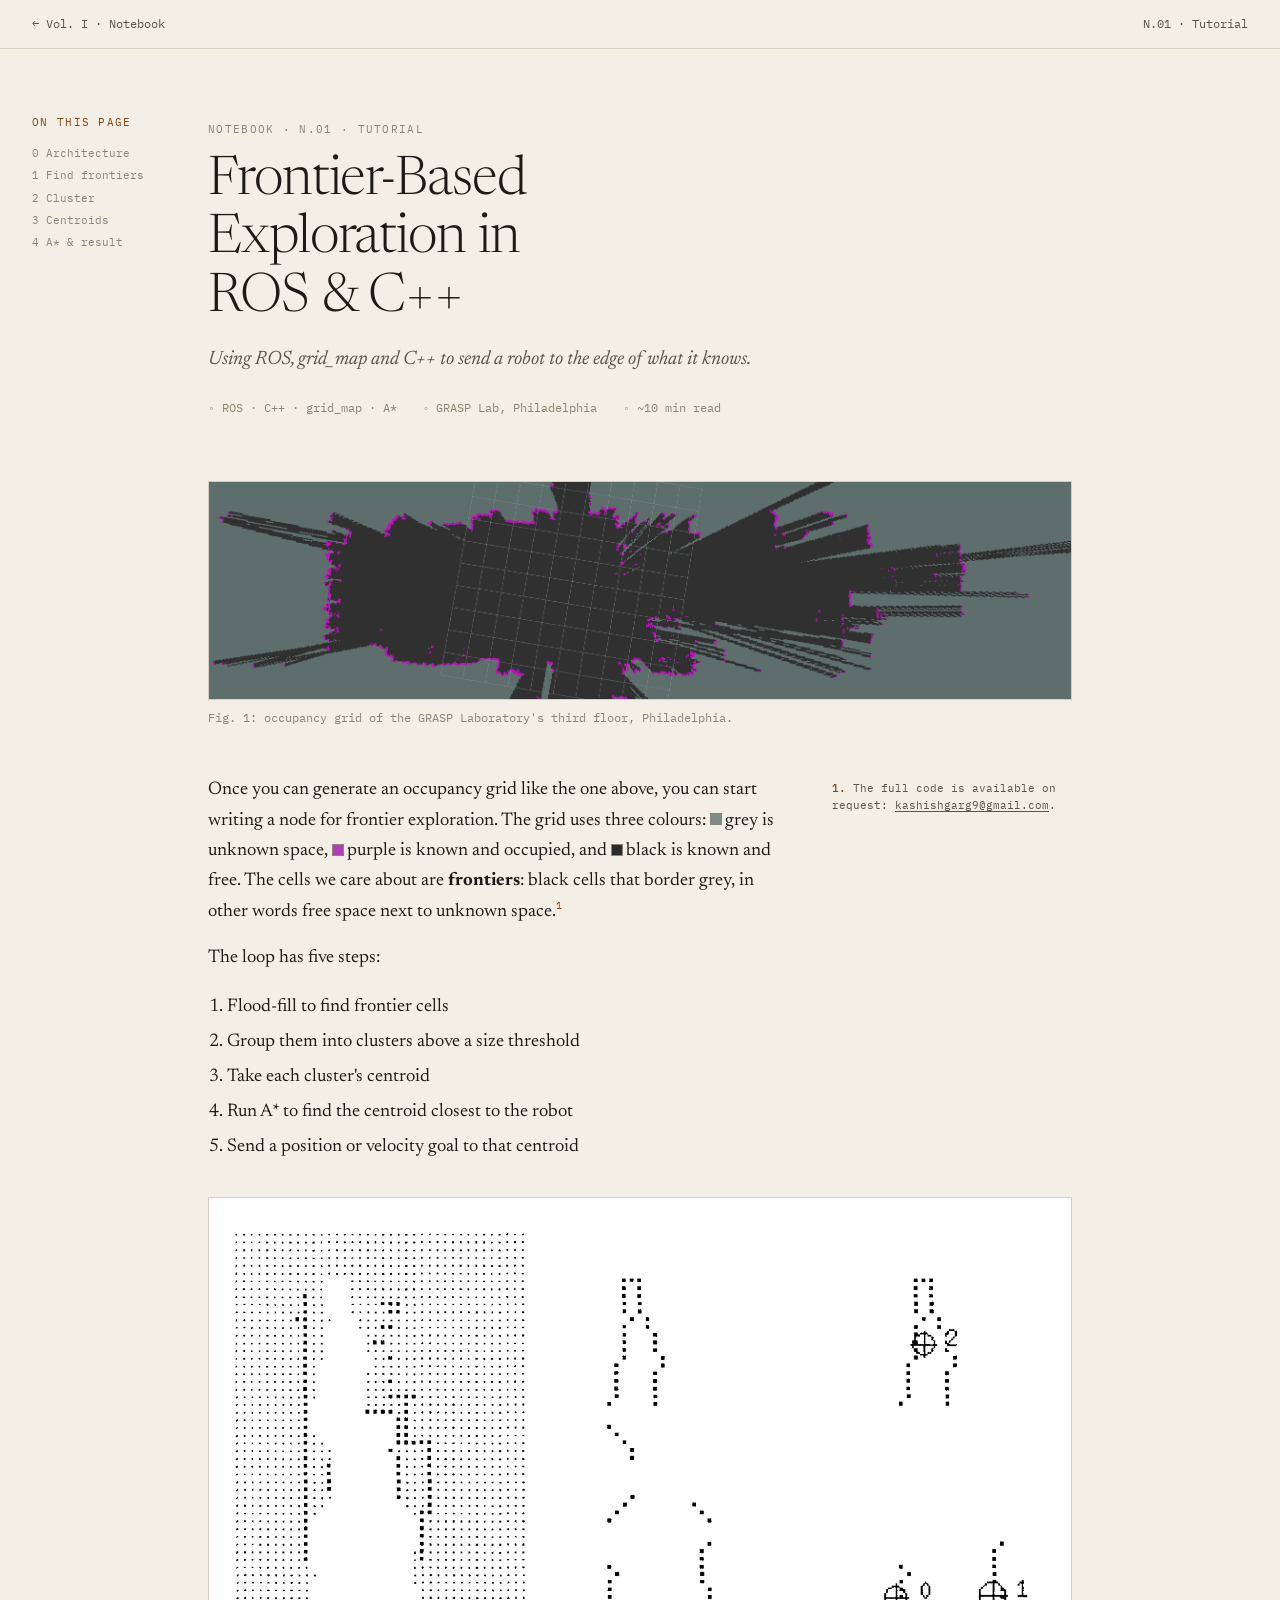
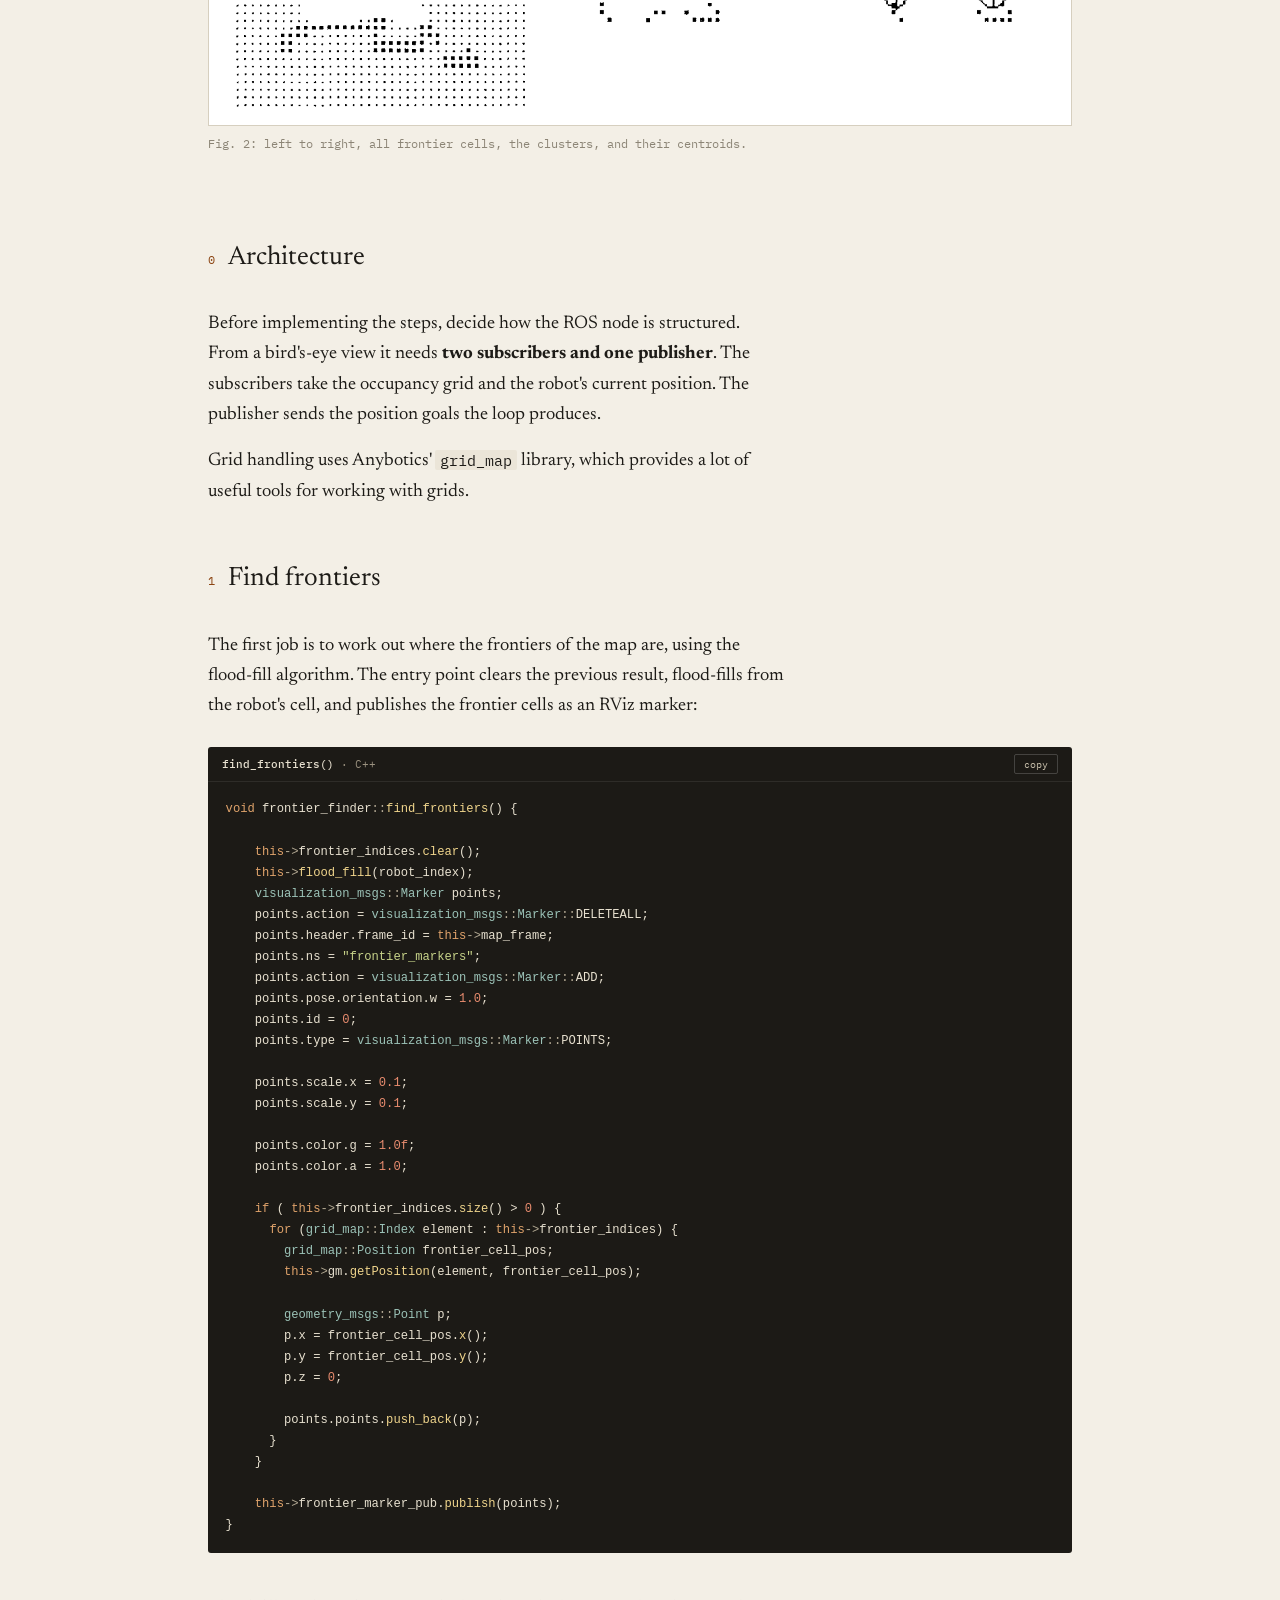
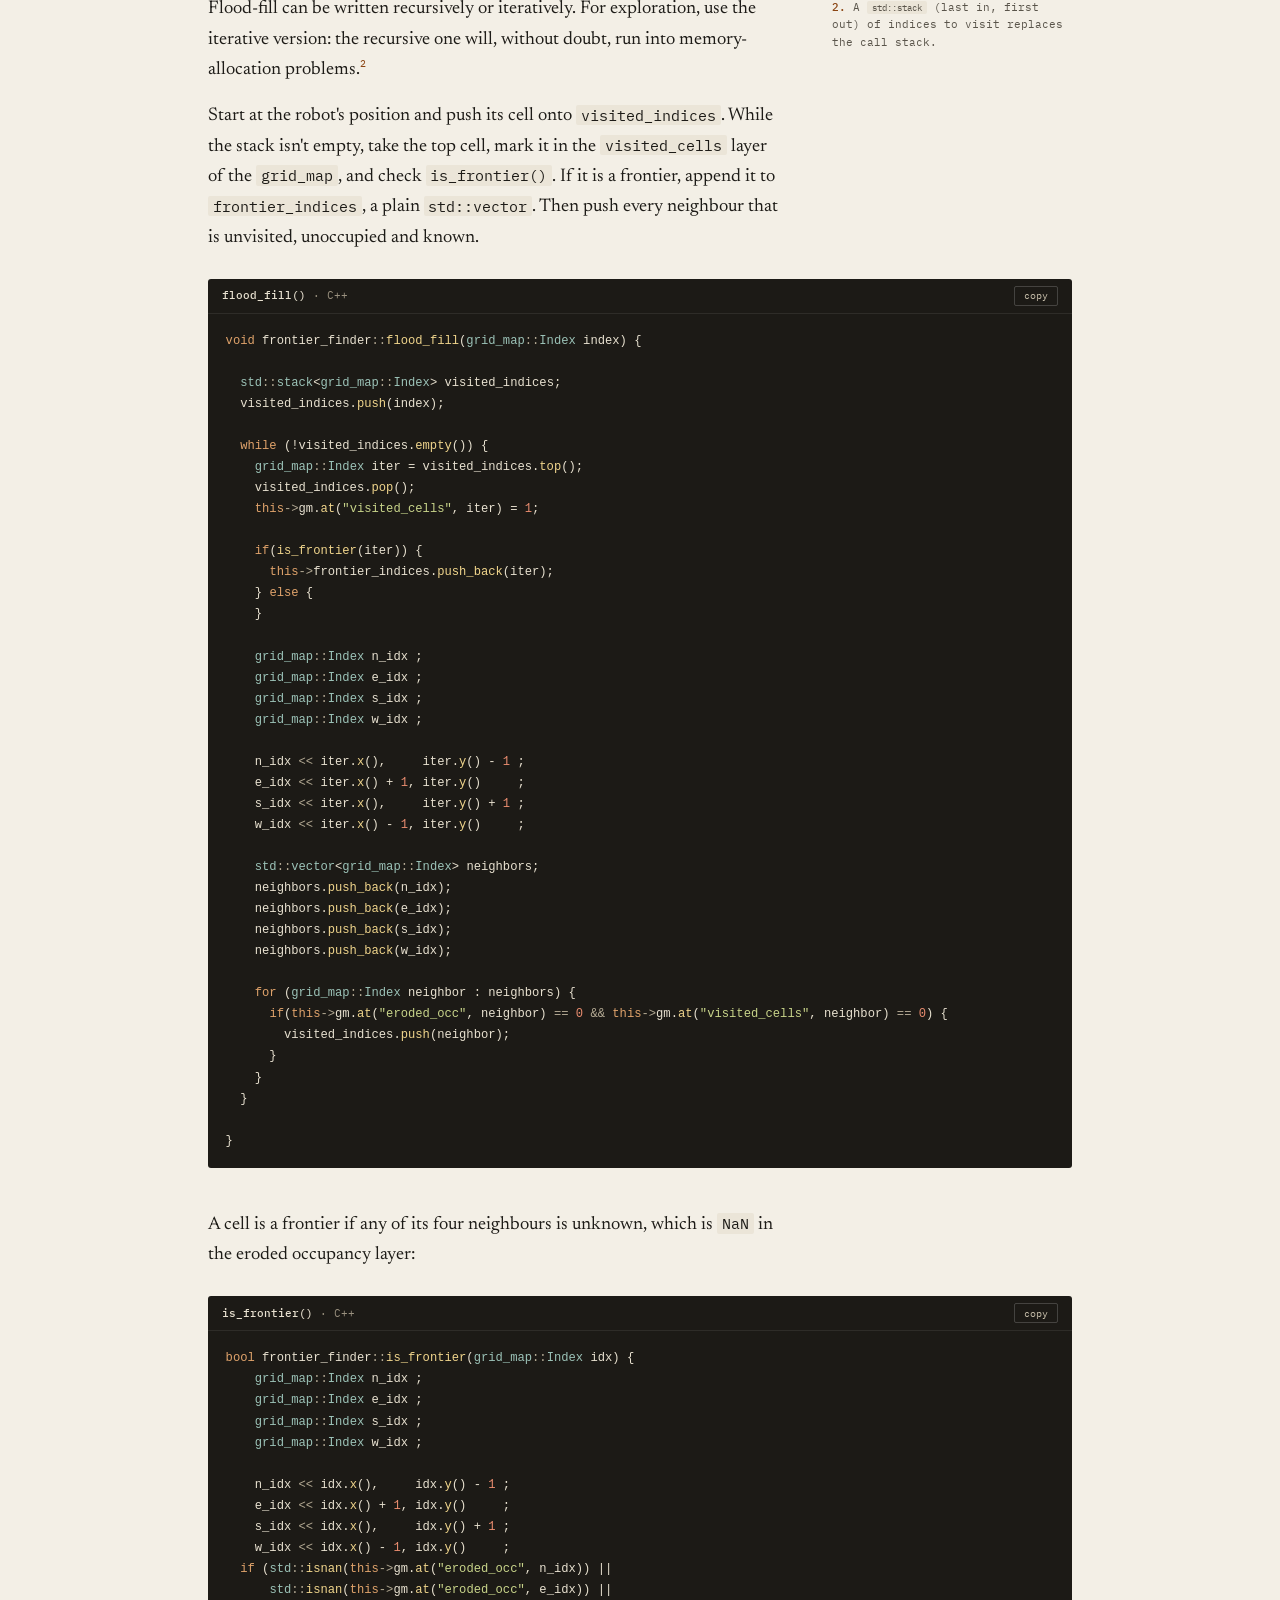
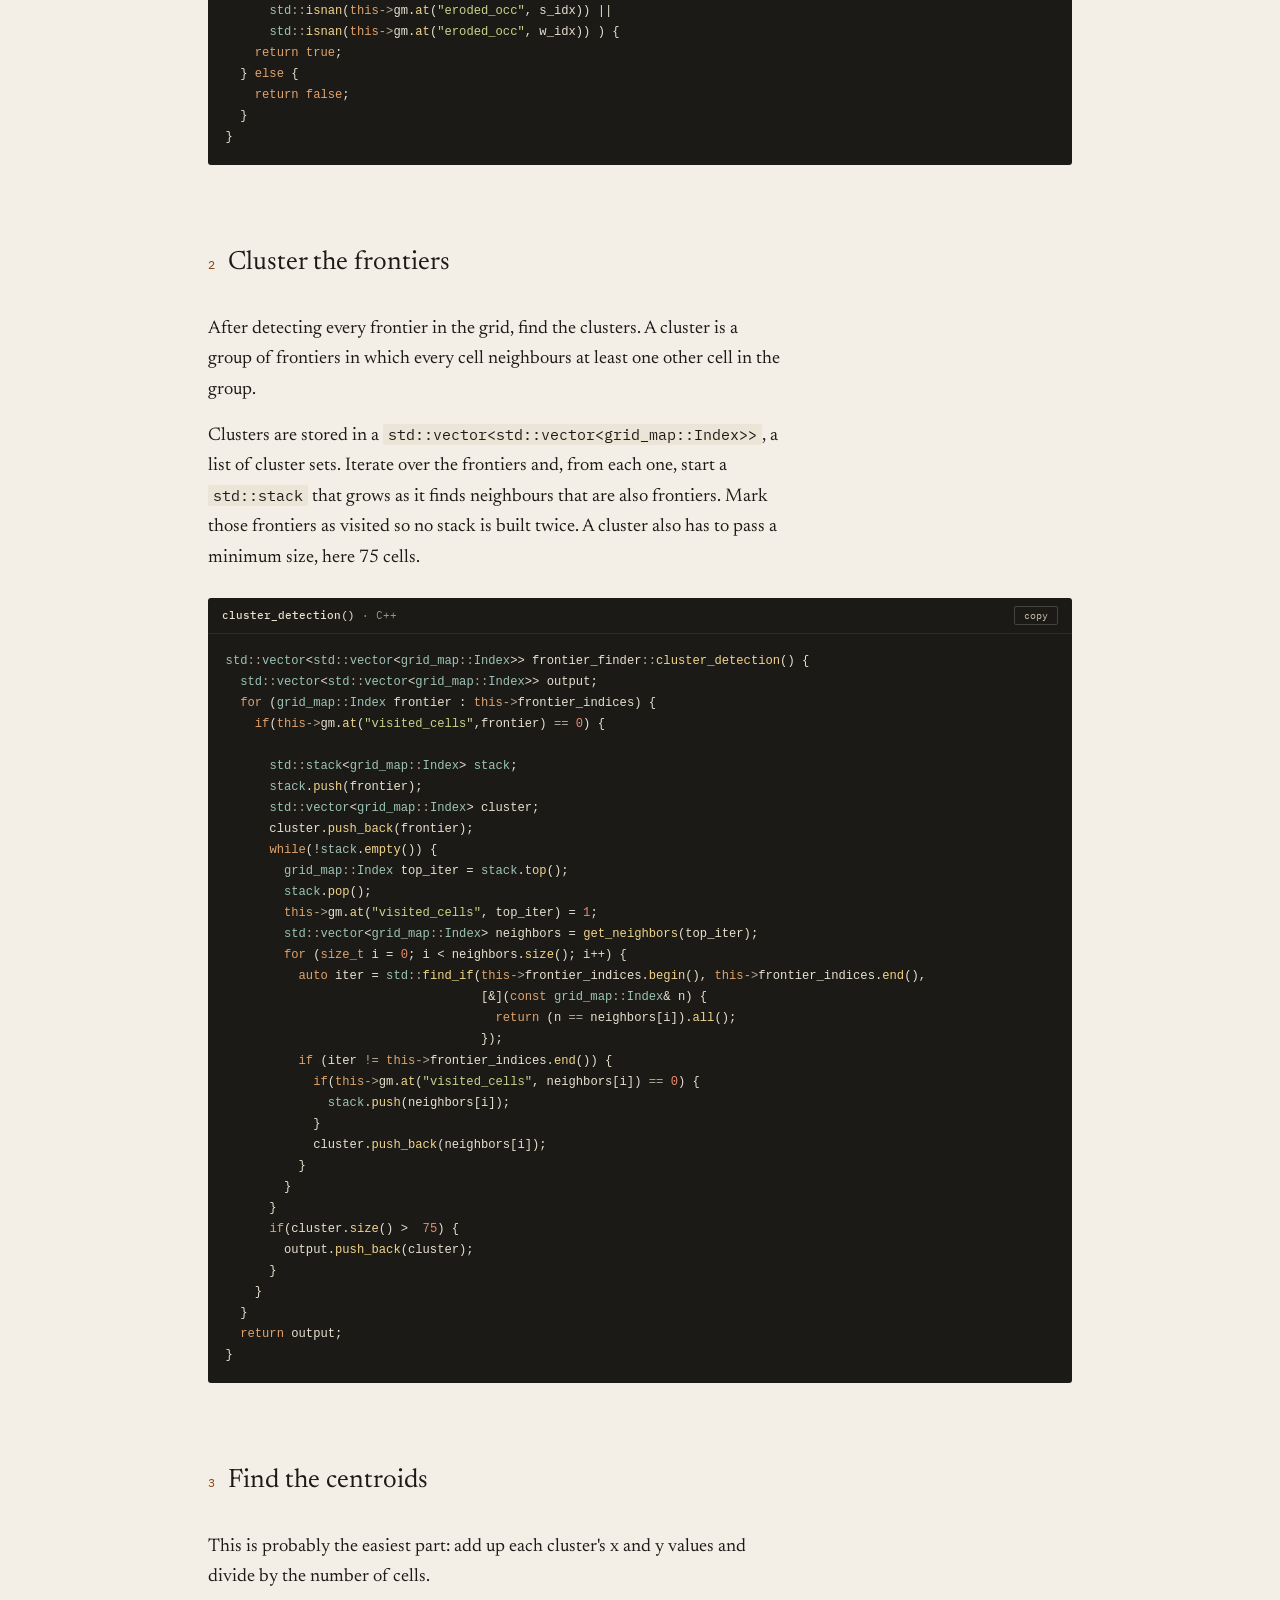
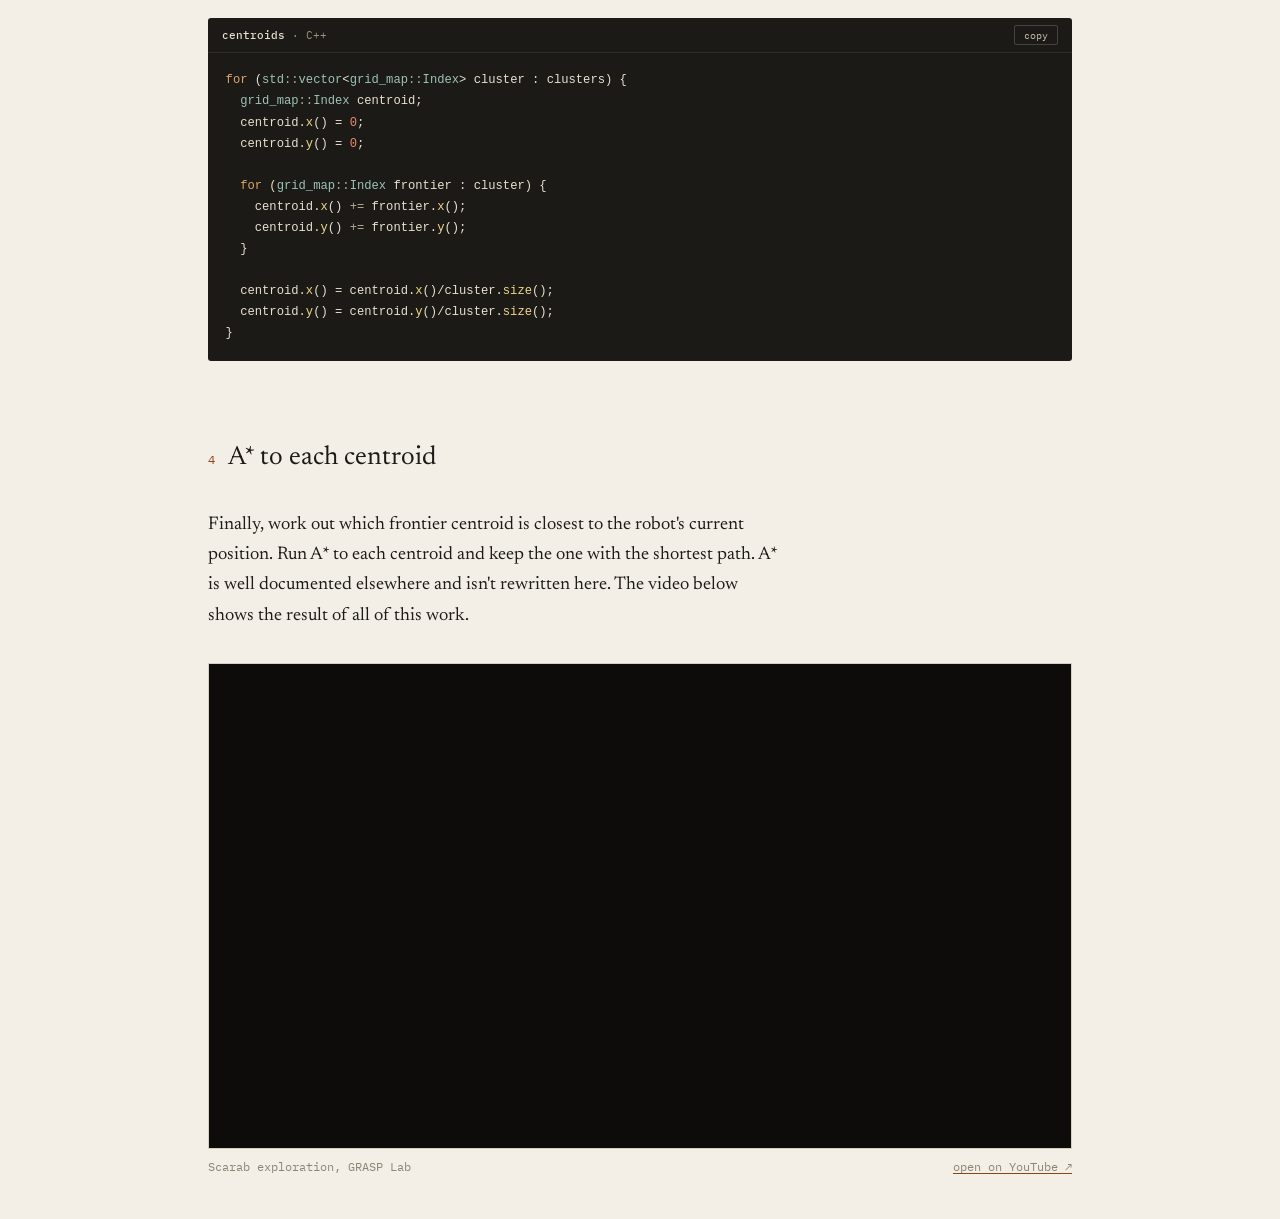
<file: notes/frontier-exploration.html>
<!doctype html>
<html lang="en">
<head>
<meta charset="utf-8">
<meta name="viewport" content="width=device-width, initial-scale=1">
<meta name="referrer" content="strict-origin-when-cross-origin">
<title>Frontier-Based Exploration in ROS &amp; C++ · Kashish Garg</title>
<meta name="description" content="Frontier-Based Exploration in ROS &amp; C++, a tutorial by Kashish Garg: flood-fill frontier detection, clustering, centroids and A* goal selection with grid_map, from the GRASP Lab.">
<meta name="author" content="Kashish Garg">
<link rel="canonical" href="https://kashishgarg.com/notes/frontier-exploration.html">
<link rel="icon" href="../logo.png" type="image/png">
<meta property="og:type" content="article">
<meta property="og:title" content="Frontier-Based Exploration in ROS &amp; C++ · Kashish Garg">
<meta property="og:url" content="https://kashishgarg.com/notes/frontier-exploration.html">
<meta property="og:image" content="https://kashishgarg.com/assets/brand/og.jpg">
<script type="application/ld+json">{"@context":"https://schema.org","@type":"TechArticle","headline":"Frontier-Based Exploration in ROS & C++","url":"https://kashishgarg.com/notes/frontier-exploration.html","author":{"@type":"Person","name":"Kashish Garg","url":"https://kashishgarg.com/"}}</script>
<link rel="preconnect" href="https://fonts.googleapis.com">
<link href="https://fonts.googleapis.com/css2?family=Newsreader:ital,opsz,wght@0,6..72,300..600;1,6..72,300..500&family=IBM+Plex+Mono:wght@400;500&display=swap" rel="stylesheet">
<link rel="stylesheet" href="note.css">
</head>
<body>
<div class="mast"><a href="../index.html#r-notebook">← Vol. I · Notebook</a><span>N.01 · Tutorial</span></div>
<nav class="toc" id="toc"><div class="cap" style="margin-bottom:.5rem;color:var(--acc)">On this page</div>
  <a href="#s0">0 Architecture</a><a href="#s1">1 Find frontiers</a><a href="#s2">2 Cluster</a><a href="#s3">3 Centroids</a><a href="#s4">4 A* &amp; result</a></nav>
<main class="page">
  <header>
    <div class="cap">Notebook · N.01 · Tutorial</div>
    <h1 style="margin-top:.8rem">Frontier-Based Exploration in <span style="white-space:nowrap">ROS &amp; C++</span></h1>
    <p class="dek">Using ROS, grid_map and C++ to send a robot to the edge of what it knows.</p>
    <div class="meta"><span class="mono">◦ ROS · C++ · grid_map · A*</span><span class="mono">◦ GRASP Lab, Philadelphia</span><span class="mono">◦ ~10 min read</span></div>
  </header>

  <figure class="wide"><img src="../assets/notes/frontier/occupancy-grid.png" alt="Occupancy grid of the GRASP Laboratory third floor">
    <figcaption class="mono"><span>Fig. 1: occupancy grid of the GRASP Laboratory's third floor, Philadelphia.</span></figcaption></figure>

  <div class="sn-wrap"><p>Once you can generate an occupancy grid like the one above, you can start writing a node for frontier exploration. The grid uses three colours: <span class="key" style="background:#7d8a86"></span>grey is unknown space, <span class="key" style="background:#b03fb8"></span>purple is known and occupied, and <span class="key" style="background:#2b2b2b"></span>black is known and free. The cells we care about are <b>frontiers</b>: black cells that border grey, in other words free space next to unknown space.<sup>1</sup></p>
    <aside class="sn"><b>1.</b> The full code is available on request: <a href="mailto:kashishgarg9@gmail.com">kashishgarg9@gmail.com</a>.</aside></div>

  <p>The loop has five steps:</p>
  <ol class="steps"><li>Flood-fill to find frontier cells</li><li>Group them into clusters above a size threshold</li><li>Take each cluster's centroid</li><li>Run A* to find the centroid closest to the robot</li><li>Send a position or velocity goal to that centroid</li></ol>

  <figure class="wide"><img src="../assets/notes/frontier/frontier-clusters.png" alt="Left to right: all frontier cells, detected clusters, and cluster centroids">
    <figcaption class="mono"><span>Fig. 2: left to right, all frontier cells, the clusters, and their centroids.</span></figcaption></figure>

  <h2 id="s0"><span class="n">0</span>Architecture</h2>
  <p>Before implementing the steps, decide how the ROS node is structured. From a bird's-eye view it needs <b>two subscribers and one publisher</b>. The subscribers take the occupancy grid and the robot's current position. The publisher sends the position goals the loop produces.</p>
  <p>Grid handling uses Anybotics' <code>grid_map</code> library, which provides a lot of useful tools for working with grids.</p>

  <h2 id="s1"><span class="n">1</span>Find frontiers</h2>
  <p>The first job is to work out where the frontiers of the map are, using the flood-fill algorithm. The entry point clears the previous result, flood-fills from the robot's cell, and publishes the frontier cells as an RViz marker:</p>
  <div class="code wide" data-name="find_frontiers()"><pre><code>void frontier_finder::find_frontiers() {

    this-&gt;frontier_indices.clear();
    this-&gt;flood_fill(robot_index);
    visualization_msgs::Marker points;
    points.action = visualization_msgs::Marker::DELETEALL;
    points.header.frame_id = this-&gt;map_frame;
    points.ns = "frontier_markers";
    points.action = visualization_msgs::Marker::ADD;
    points.pose.orientation.w = 1.0;
    points.id = 0;
    points.type = visualization_msgs::Marker::POINTS;

    points.scale.x = 0.1;
    points.scale.y = 0.1;

    points.color.g = 1.0f;
    points.color.a = 1.0;

    if ( this-&gt;frontier_indices.size() &gt; 0 ) {
      for (grid_map::Index element : this-&gt;frontier_indices) {
        grid_map::Position frontier_cell_pos;
        this-&gt;gm.getPosition(element, frontier_cell_pos);

        geometry_msgs::Point p;
        p.x = frontier_cell_pos.x();
        p.y = frontier_cell_pos.y();
        p.z = 0;

        points.points.push_back(p);
      }
    }

    this-&gt;frontier_marker_pub.publish(points);
}</code></pre></div>

  <div class="sn-wrap"><p>Flood-fill can be written recursively or iteratively. For exploration, use the iterative version: the recursive one will, without doubt, run into memory-allocation problems.<sup>2</sup></p>
    <aside class="sn"><b>2.</b> A <code>std::stack</code> (last in, first out) of indices to visit replaces the call stack.</aside></div>
  <p>Start at the robot's position and push its cell onto <code>visited_indices</code>. While the stack isn't empty, take the top cell, mark it in the <code>visited_cells</code> layer of the <code>grid_map</code>, and check <code>is_frontier()</code>. If it is a frontier, append it to <code>frontier_indices</code>, a plain <code>std::vector</code>. Then push every neighbour that is unvisited, unoccupied and known.</p>
  <div class="code wide" data-name="flood_fill()"><pre><code>void frontier_finder::flood_fill(grid_map::Index index) {

  std::stack&lt;grid_map::Index&gt; visited_indices;
  visited_indices.push(index);

  while (!visited_indices.empty()) {
    grid_map::Index iter = visited_indices.top();
    visited_indices.pop();
    this-&gt;gm.at("visited_cells", iter) = 1;

    if(is_frontier(iter)) {
      this-&gt;frontier_indices.push_back(iter);
    } else {
    }

    grid_map::Index n_idx ;
    grid_map::Index e_idx ;
    grid_map::Index s_idx ;
    grid_map::Index w_idx ;

    n_idx &lt;&lt; iter.x(),     iter.y() - 1 ;
    e_idx &lt;&lt; iter.x() + 1, iter.y()     ;
    s_idx &lt;&lt; iter.x(),     iter.y() + 1 ;
    w_idx &lt;&lt; iter.x() - 1, iter.y()     ;

    std::vector&lt;grid_map::Index&gt; neighbors;
    neighbors.push_back(n_idx);
    neighbors.push_back(e_idx);
    neighbors.push_back(s_idx);
    neighbors.push_back(w_idx);

    for (grid_map::Index neighbor : neighbors) {
      if(this-&gt;gm.at("eroded_occ", neighbor) == 0 &amp;&amp; this-&gt;gm.at("visited_cells", neighbor) == 0) {
        visited_indices.push(neighbor);
      }
    }
  }

}</code></pre></div>

  <p>A cell is a frontier if any of its four neighbours is unknown, which is <code>NaN</code> in the eroded occupancy layer:</p>
  <div class="code wide" data-name="is_frontier()"><pre><code>bool frontier_finder::is_frontier(grid_map::Index idx) {
    grid_map::Index n_idx ;
    grid_map::Index e_idx ;
    grid_map::Index s_idx ;
    grid_map::Index w_idx ;

    n_idx &lt;&lt; idx.x(),     idx.y() - 1 ;
    e_idx &lt;&lt; idx.x() + 1, idx.y()     ;
    s_idx &lt;&lt; idx.x(),     idx.y() + 1 ;
    w_idx &lt;&lt; idx.x() - 1, idx.y()     ;
  if (std::isnan(this-&gt;gm.at("eroded_occ", n_idx)) ||
      std::isnan(this-&gt;gm.at("eroded_occ", e_idx)) ||
      std::isnan(this-&gt;gm.at("eroded_occ", s_idx)) ||
      std::isnan(this-&gt;gm.at("eroded_occ", w_idx)) ) {
    return true;
  } else {
    return false;
  }
}</code></pre></div>

  <h2 id="s2"><span class="n">2</span>Cluster the frontiers</h2>
  <p>After detecting every frontier in the grid, find the clusters. A cluster is a group of frontiers in which every cell neighbours at least one other cell in the group.</p>
  <p>Clusters are stored in a <code>std::vector&lt;std::vector&lt;grid_map::Index&gt;&gt;</code>, a list of cluster sets. Iterate over the frontiers and, from each one, start a <code>std::stack</code> that grows as it finds neighbours that are also frontiers. Mark those frontiers as visited so no stack is built twice. A cluster also has to pass a minimum size, here 75 cells.</p>
  <div class="code wide" data-name="cluster_detection()"><pre><code>std::vector&lt;std::vector&lt;grid_map::Index&gt;&gt; frontier_finder::cluster_detection() {
  std::vector&lt;std::vector&lt;grid_map::Index&gt;&gt; output;
  for (grid_map::Index frontier : this-&gt;frontier_indices) {
    if(this-&gt;gm.at("visited_cells",frontier) == 0) {

      std::stack&lt;grid_map::Index&gt; stack;
      stack.push(frontier);
      std::vector&lt;grid_map::Index&gt; cluster;
      cluster.push_back(frontier);
      while(!stack.empty()) {
        grid_map::Index top_iter = stack.top();
        stack.pop();
        this-&gt;gm.at("visited_cells", top_iter) = 1;
        std::vector&lt;grid_map::Index&gt; neighbors = get_neighbors(top_iter);
        for (size_t i = 0; i &lt; neighbors.size(); i++) {
          auto iter = std::find_if(this-&gt;frontier_indices.begin(), this-&gt;frontier_indices.end(),
                                   [&amp;](const grid_map::Index&amp; n) {
                                     return (n == neighbors[i]).all();
                                   });
          if (iter != this-&gt;frontier_indices.end()) {
            if(this-&gt;gm.at("visited_cells", neighbors[i]) == 0) {
              stack.push(neighbors[i]);
            }
            cluster.push_back(neighbors[i]);
          }
        }
      }
      if(cluster.size() &gt;  75) {
        output.push_back(cluster);
      }
    }
  }
  return output;
}</code></pre></div>

  <h2 id="s3"><span class="n">3</span>Find the centroids</h2>
  <p>This is probably the easiest part: add up each cluster's x and y values and divide by the number of cells.</p>
  <div class="code wide" data-name="centroids"><pre><code>for (std::vector&lt;grid_map::Index&gt; cluster : clusters) {
  grid_map::Index centroid;
  centroid.x() = 0;
  centroid.y() = 0;

  for (grid_map::Index frontier : cluster) {
    centroid.x() += frontier.x();
    centroid.y() += frontier.y();
  }

  centroid.x() = centroid.x()/cluster.size();
  centroid.y() = centroid.y()/cluster.size();
}</code></pre></div>

  <h2 id="s4"><span class="n">4</span>A* to each centroid</h2>
  <p>Finally, work out which frontier centroid is closest to the robot's current position. Run A* to each centroid and keep the one with the shortest path. A* is well documented elsewhere and isn't rewritten here. The video below shows the result of all of this work.</p>
  <div class="video wide"><div class="frame yt" data-id="WtHPOUjRNWU" data-title="Scarab exploration"></div>
    <figcaption class="mono" style="margin-top:.5rem"><span>Scarab exploration, GRASP Lab</span><a href="https://www.youtube.com/watch?v=WtHPOUjRNWU" target="_blank" rel="noopener">open on YouTube ↗</a></figcaption></div>

  <div class="next mono"><a href="../index.html#r-notebook">← All notebook entries</a><a href="optimal-control-1-value-iteration.html">Next: An Exploration into Optimal Control →</a></div>
</main>
<script src="note.js"></script>
</body>
</html>
</file>
<file: notes/note.css>
/* Shared styles for notebook posts (notes/*.html). */
:root{--paper:#f3efe6;--paper-2:#ebe5d8;--ink:#1d1b17;--ink-2:#5a554b;--ink-3:#8c8576;--rule:#d6cfbf;--acc:#8b4513;
  --code-bg:#1c1a16;--code-ink:#e8e1d0;--c-kw:#e0a36b;--c-ty:#9cc3b8;--c-str:#c8d48a;--c-num:#e98c6f;--c-fn:#f0d58c;--c-com:#7d7666;--c-op:#b5ab95;
  --serif:"Newsreader",Georgia,serif;--mono:"IBM Plex Mono",ui-monospace,monospace;--col:36rem;--margin:15rem}
@media (prefers-color-scheme:dark){:root:not([data-theme="light"]){--paper:#16150f;--paper-2:#1e1c16;--ink:#ebe5d6;--ink-2:#b0a894;--ink-3:#7a7362;--rule:#2f2c23;--acc:#c98a55;--code-bg:#0f0e0b}}
:root[data-theme="dark"]{--paper:#16150f;--paper-2:#1e1c16;--ink:#ebe5d6;--ink-2:#b0a894;--ink-3:#7a7362;--rule:#2f2c23;--acc:#c98a55;--code-bg:#0f0e0b}
*{box-sizing:border-box;margin:0;padding:0}
body{background:var(--paper);color:var(--ink);font-family:var(--serif);font-size:1.15rem;line-height:1.65;-webkit-font-smoothing:antialiased}
a{color:inherit;text-decoration-color:var(--acc);text-underline-offset:.18em}
a:hover{color:var(--acc)}
.mono{font-family:var(--mono);font-size:.72rem;color:var(--ink-3)}
.cap{font-family:var(--mono);font-size:.68rem;text-transform:uppercase;letter-spacing:.12em;color:var(--ink-3)}
.mast{position:sticky;top:0;background:var(--paper);display:flex;justify-content:space-between;padding:.9rem 2rem;border-bottom:1px solid var(--rule);font-family:var(--mono);font-size:.72rem;color:var(--ink-2);z-index:5}
.mast a{text-decoration:none}
.page{display:grid;grid-template-columns:1fr var(--col) var(--margin) 1fr;column-gap:3rem;padding:0 2rem}
.page>*{grid-column:2}
.page>.wide{grid-column:2 / 4}
.toc{position:fixed;left:2rem;top:7rem;width:11rem;font-family:var(--mono);font-size:.7rem;line-height:2;color:var(--ink-3)}
.toc a{display:block;text-decoration:none}
.toc a.on{color:var(--acc)}
header{padding:4.5rem 0 2rem}
h1{font-weight:300;font-size:clamp(2.2rem,4.6vw,3.4rem);line-height:1.08;letter-spacing:-.02em}
.dek{font-style:italic;color:var(--ink-2);font-size:1.22rem;margin-top:1rem}
.meta{display:flex;gap:.4rem 1.6rem;flex-wrap:wrap;margin-top:1.4rem}
h2{font-weight:400;font-size:1.65rem;margin:3.2rem 0 .8rem;display:flex;gap:.8rem;align-items:baseline}
h2 .n{font-family:var(--mono);font-size:.75rem;color:var(--acc)}
p{margin-top:1rem}
ol.steps{margin:1rem 0 0 1.2rem}
ol.steps li{padding:.15rem 0}
:not(pre)>code{font-family:var(--mono);font-size:.8em;background:var(--paper-2);padding:.05rem .3rem;border-radius:2px}
.sn-wrap{position:relative}
.sn{position:absolute;left:calc(100% + 3rem);top:1.3rem;width:var(--margin);font-family:var(--mono);font-size:.7rem;line-height:1.55;color:var(--ink-2)}
.sn b{color:var(--acc);font-weight:500}
sup{font-family:var(--mono);font-size:.62rem;color:var(--acc)}
.key{display:inline-block;width:.75rem;height:.75rem;vertical-align:-.05rem;border:1px solid var(--ink-3);margin-right:.2rem}

figure{margin:2rem 0}
figure img{display:block;width:100%;border:1px solid var(--rule);background:#fff}
figcaption{margin-top:.5rem;display:flex;justify-content:space-between;gap:1rem}

/* code blocks */
.code{margin:1.6rem 0;background:var(--code-bg);color:var(--code-ink);border-radius:3px;overflow:hidden}
.code .bar{display:flex;justify-content:space-between;align-items:center;padding:.45rem .9rem;border-bottom:1px solid rgba(255,255,255,.08);font-family:var(--mono);font-size:.66rem;color:#9a917f}
.code .bar b{color:#e8e1d0;font-weight:500}
.code button{background:none;border:1px solid rgba(255,255,255,.18);color:#c9c0ac;font-family:var(--mono);font-size:.64rem;padding:.15rem .55rem;cursor:pointer;border-radius:2px}
.code button:hover{border-color:var(--c-kw);color:var(--c-kw)}
.code pre{margin:0;padding:1rem 1.1rem 1.1rem;overflow-x:auto;font-family:var(--mono);font-size:.76rem;line-height:1.65;tab-size:2}
.code .tok-kw{color:var(--c-kw)} .code .tok-ty{color:var(--c-ty)} .code .tok-str{color:var(--c-str)}
.code .tok-num{color:var(--c-num)} .code .tok-fn{color:var(--c-fn)} .code .tok-op{color:var(--c-op)}

.video{margin:2rem 0}
.video .frame{position:relative;aspect-ratio:16/9;background:#0d0c0a;border:1px solid var(--rule)}
.video iframe{position:absolute;inset:0;width:100%;height:100%;border:0}
.video .poster{position:absolute;inset:0;background-size:cover;background-position:center;display:flex;align-items:center;justify-content:center;text-decoration:none}
.video .poster span{font-family:var(--mono);font-size:.75rem;background:rgba(0,0,0,.75);color:#fff;padding:.6rem 1rem}
.next{margin:4rem 0 3rem;padding-top:1.2rem;border-top:1px solid var(--ink);display:flex;justify-content:space-between;gap:1rem;flex-wrap:wrap}
@media (max-width:1180px){.toc{display:none}}
@media (max-width:860px){.page{grid-template-columns:minmax(0,1fr);padding:0 16px}.page>*,.page>.wide{grid-column:1}.mast{padding:.8rem 16px}
  .sn{position:static;display:block;width:auto;margin:.6rem 0 0;padding-left:.8rem;border-left:2px solid var(--acc)}
  .code pre{font-size:.7rem}}

/* margin figures (beside a paragraph, in the right column) */
.mfig{margin:0}
.mfig img{display:block;width:100%;border:1px solid var(--rule);background:#fff;cursor:zoom-in}
.mfig figcaption{display:block;margin-top:.35rem;font-family:var(--mono);font-size:.62rem;color:var(--ink-3);line-height:1.45}
.mfig+.mfig{margin-top:1rem}
.sn.figs{top:.3rem}
/* math */
.math{margin:1.4rem 0;padding:1rem 1.2rem;background:var(--paper-2);border-left:2px solid var(--acc);overflow-x:auto;font-size:1rem}
.math mjx-container{margin:.5rem 0!important}
.series{margin:3rem 0 0;padding:1rem 0;border-top:1px solid var(--ink);border-bottom:1px solid var(--rule)}
.series ol{list-style:none;margin-top:.5rem}
.series li{display:flex;justify-content:space-between;gap:1rem;padding:.3rem 0;font-size:1rem}
.series li.cur{color:var(--acc)}
.series li .mono{white-space:nowrap}
/* zoom */
.zoom{position:fixed;inset:0;background:rgba(20,18,14,.92);display:none;align-items:center;justify-content:center;z-index:50;cursor:zoom-out;padding:2rem}
.zoom.on{display:flex}
.zoom img{max-width:100%;max-height:90vh;background:#fff}
.code .tok-com{color:var(--c-com);font-style:italic}
</file>
